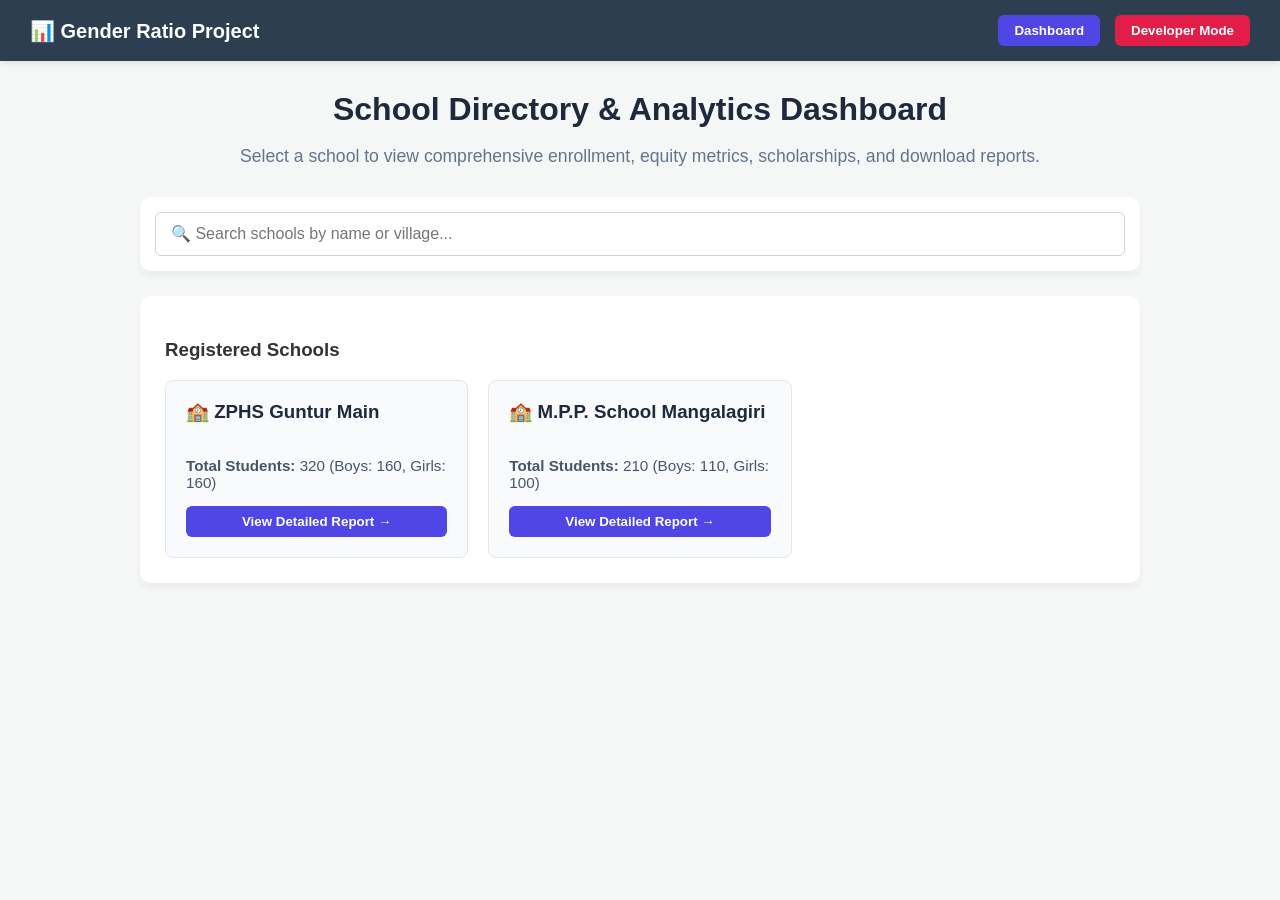
<file: index.html>
<!DOCTYPE html>
<html lang="en">
<head>
    <meta charset="UTF-8">
    <meta name="viewport" content="width=device-width, initial-scale=1.0">
    <title>Gender Ratio in Schooling - Dashboard</title>
    <link rel="stylesheet" href="style.css">
</head>
<body>

    <!-- Navigation Bar -->
    <nav class="navbar">
        <div class="nav-brand">📊 Gender Ratio Project</div>
        <div class="nav-links">
            <button class="nav-btn active" onclick="showDashboard()">Dashboard</button>
            <button id="dev-mode-btn" class="dev-btn" onclick="toggleDevMode()">Developer Mode</button>
        </div>
    </nav>

    <!-- Dashboard Section -->
    <main class="container">
        <header class="hero">
            <h1>School Directory & Analytics Dashboard</h1>
            <p>Select a school to view comprehensive enrollment, equity metrics, scholarships, and download reports.</p>
        </header>

        <!-- Developer Mode Form (Hidden by Default, Password Protected) -->
        <div id="developer-form-section" class="card form-card" style="display: none;">
            <h3>Add New School Record (Admin Only)</h3>
            <form id="school-form">
                <div class="form-group">
                    <label for="school-name">School / Village Name:</label>
                    <input type="text" id="school-name" placeholder="e.g., ZPHS Guntur" required>
                </div>
                <div class="form-group">
                    <label for="total-students">Total Students:</label>
                    <input type="number" id="total-students" min="1" required>
                </div>
                <div class="form-group">
                    <label for="boys-count">Boys Count:</label>
                    <input type="number" id="boys-count" min="0" required>
                </div>
                <div class="form-group">
                    <label for="girls-count">Girls Count:</label>
                    <input type="number" id="girls-count" min="0" required>
                </div>
                <button type="submit" class="primary-btn">Save School Record</button>
            </form>
        </div>

        <!-- Search Bar Section -->
        <div class="card search-card">
            <input type="text" id="school-search-input" placeholder="🔍 Search schools by name or village..." onkeyup="filterSchools()">
        </div>

        <!-- School List Grid / Cards -->
        <div class="card list-card">
            <h3>Registered Schools</h3>
            <div id="school-list-container" class="school-grid">
                <!-- Dynamically populated school list items -->
            </div>
        </div>
    </main>

    <script src="script.js"></script>
</body>
</html>
</file>
<file: style.css>
/* General Reset & Body Styling */
body {
    font-family: Arial, sans-serif;
    margin: 0;
    padding: 0;
    background-color: #f4f7f6;
    color: #333;
}

/* Navigation Bar */
.navbar {
    background-color: #2c3e50;
    color: white;
    display: flex;
    justify-content: space-between;
    align-items: center;
    padding: 15px 30px;
    box-shadow: 0 2px 5px rgba(0,0,0,0.1);
}

.nav-brand {
    font-size: 1.25rem;
    font-weight: bold;
}

.nav-links {
    display: flex;
    gap: 15px;
    align-items: center;
}

.nav-btn, .dev-btn, .primary-btn {
    background-color: #4f46e5;
    color: white;
    border: none;
    padding: 8px 16px;
    border-radius: 6px;
    cursor: pointer;
    font-weight: bold;
    transition: background-color 0.2s ease;
}

.nav-btn:hover, .dev-btn:hover, .primary-btn:hover {
    background-color: #4338ca;
}

.dev-btn {
    background-color: #e11d48;
}
.dev-btn:hover {
    background-color: #be123c;
}

/* Container & Layout */
.container {
    max-width: 1000px;
    margin: 30px auto;
    padding: 0 20px;
}

.hero {
    text-align: center;
    margin-bottom: 30px;
}

.hero h1 {
    color: #1e293b;
    margin-bottom: 10px;
}

.hero p {
    color: #64748b;
    font-size: 1.1rem;
}

/* Cards */
.card {
    background: white;
    padding: 25px;
    border-radius: 10px;
    box-shadow: 0 4px 6px rgba(0,0,0,0.05);
    margin-bottom: 25px;
}

/* Search Bar Card */
.search-card {
    padding: 15px;
}

.search-card input {
    width: 100%;
    padding: 12px 15px;
    font-size: 1rem;
    border: 1px solid #cbd5e1;
    border-radius: 6px;
    box-sizing: border-box;
    outline: none;
    transition: border-color 0.2s;
}

.search-card input:focus {
    border-color: #4f46e5;
}

/* School Grid Layout */
.school-grid {
    display: grid;
    grid-template-columns: repeat(auto-fill, minmax(280px, 1fr));
    gap: 20px;
    margin-top: 15px;
}

.school-item-card {
    background: #f8fafc;
    border: 1px solid #e2e8f0;
    padding: 20px;
    border-radius: 8px;
    display: flex;
    flex-direction: column;
    justify-content: space-between;
    transition: transform 0.2s, box-shadow 0.2s;
}

.school-item-card:hover {
    transform: translateY(-3px);
    box-shadow: 0 6px 12px rgba(0,0,0,0.08);
}

.school-item-card h3 {
    margin-top: 0;
    color: #1e293b;
}

.school-item-card p {
    color: #475569;
    font-size: 0.95rem;
    margin-bottom: 15px;
}

/* Metrics Grid (Attendance, Transfer, Dropout, Ratio) */
.metrics-grid {
    display: grid;
    grid-template-columns: repeat(auto-fit, minmax(210px, 1fr));
    gap: 20px;
    margin-bottom: 25px;
}

.metric-box {
    text-align: center;
    padding: 20px;
}

.metric-box h4 {
    margin: 0 0 10px 0;
    color: #64748b;
    font-size: 0.9rem;
    text-transform: uppercase;
}

.metric-value {
    font-size: 1.8rem;
    font-weight: bold;
    color: #4f46e5;
    margin: 0;
}

/* Summary Card */
.summary-card p {
    line-height: 1.8;
    color: #334155;
    font-size: 1.05rem;
}

/* Opportunities List */
.opportunities-card ul {
    padding-left: 20px;
    line-height: 1.7;
    color: #334155;
}

.opportunities-card li {
    margin-bottom: 12px;
}

/* Form Styles for Developer Mode */
.form-card form {
    display: flex;
    flex-direction: column;
    gap: 15px;
}

.form-group {
    display: flex;
    flex-direction: column;
    gap: 5px;
}

.form-group label {
    font-weight: bold;
    font-size: 0.9rem;
    color: #475569;
}

.form-group input {
    padding: 10px;
    border: 1px solid #cbd5e1;
    border-radius: 6px;
    font-size: 1rem;
}
</file>
